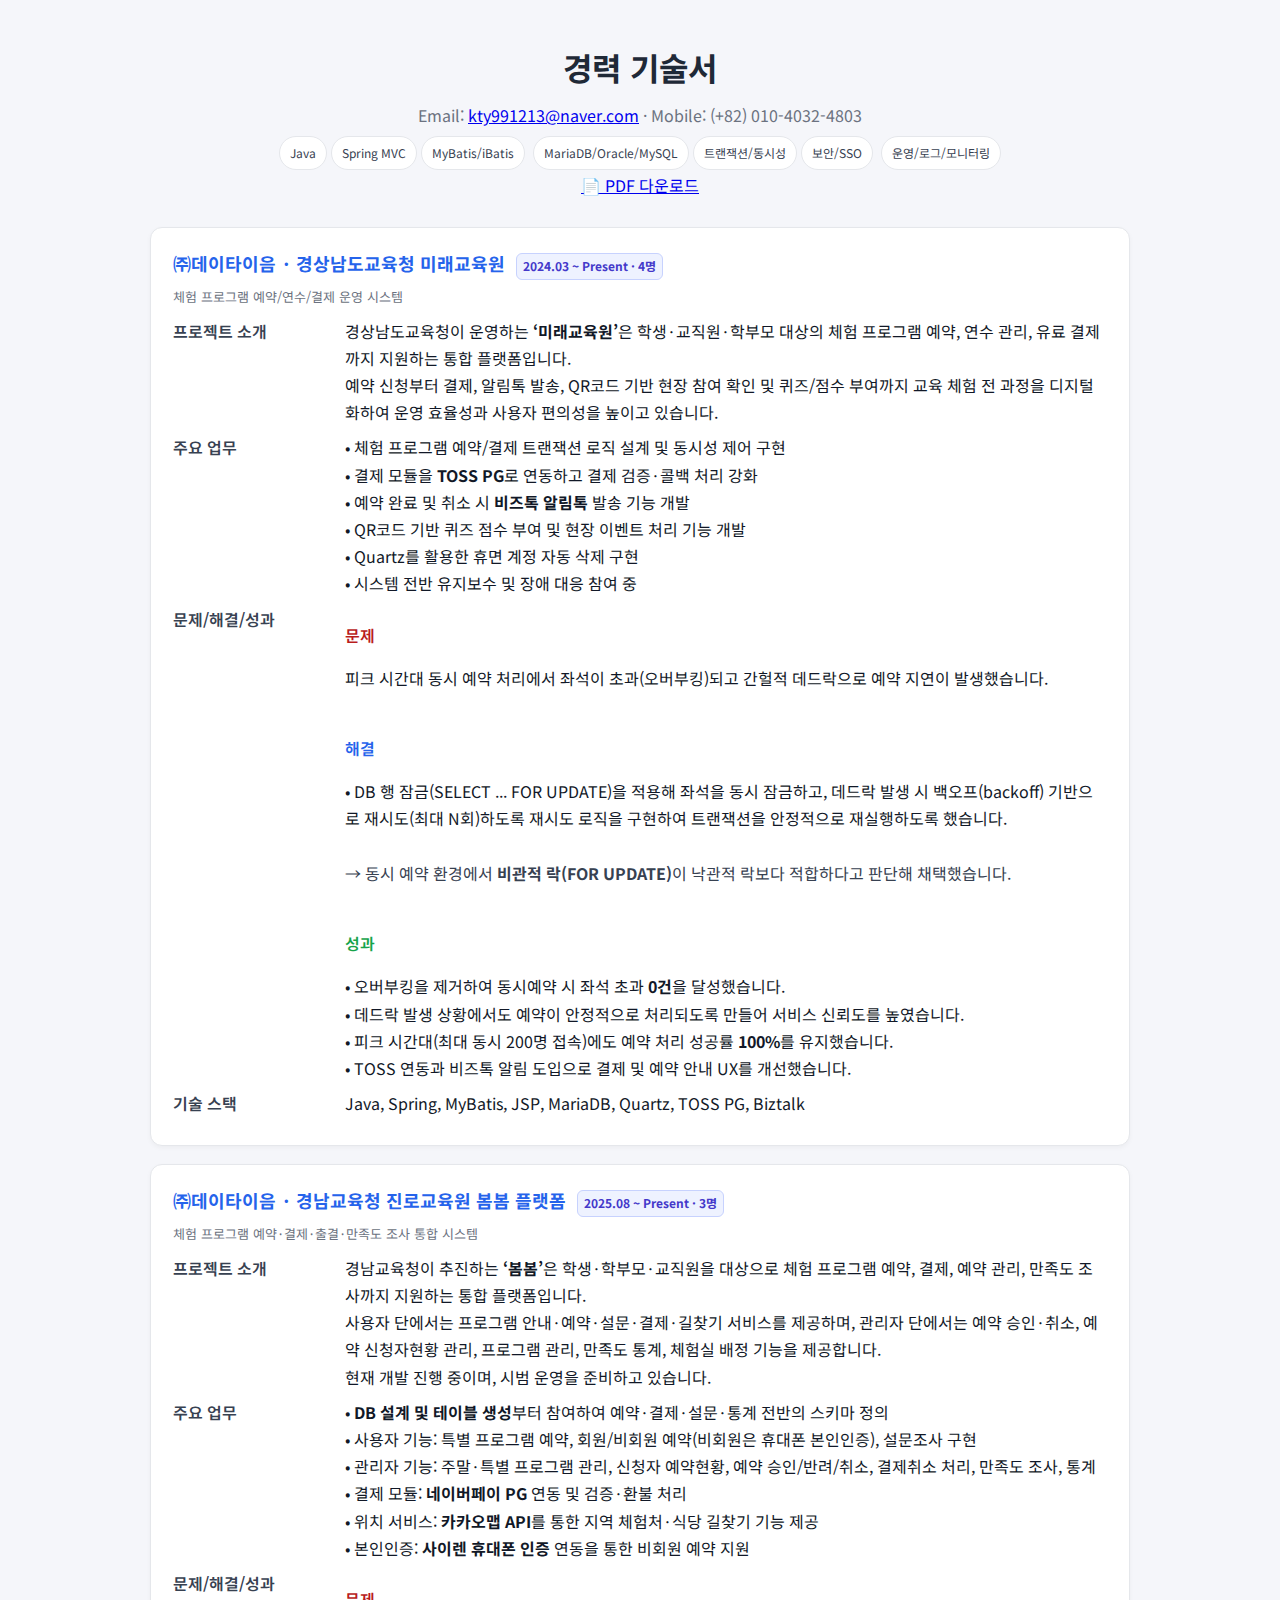
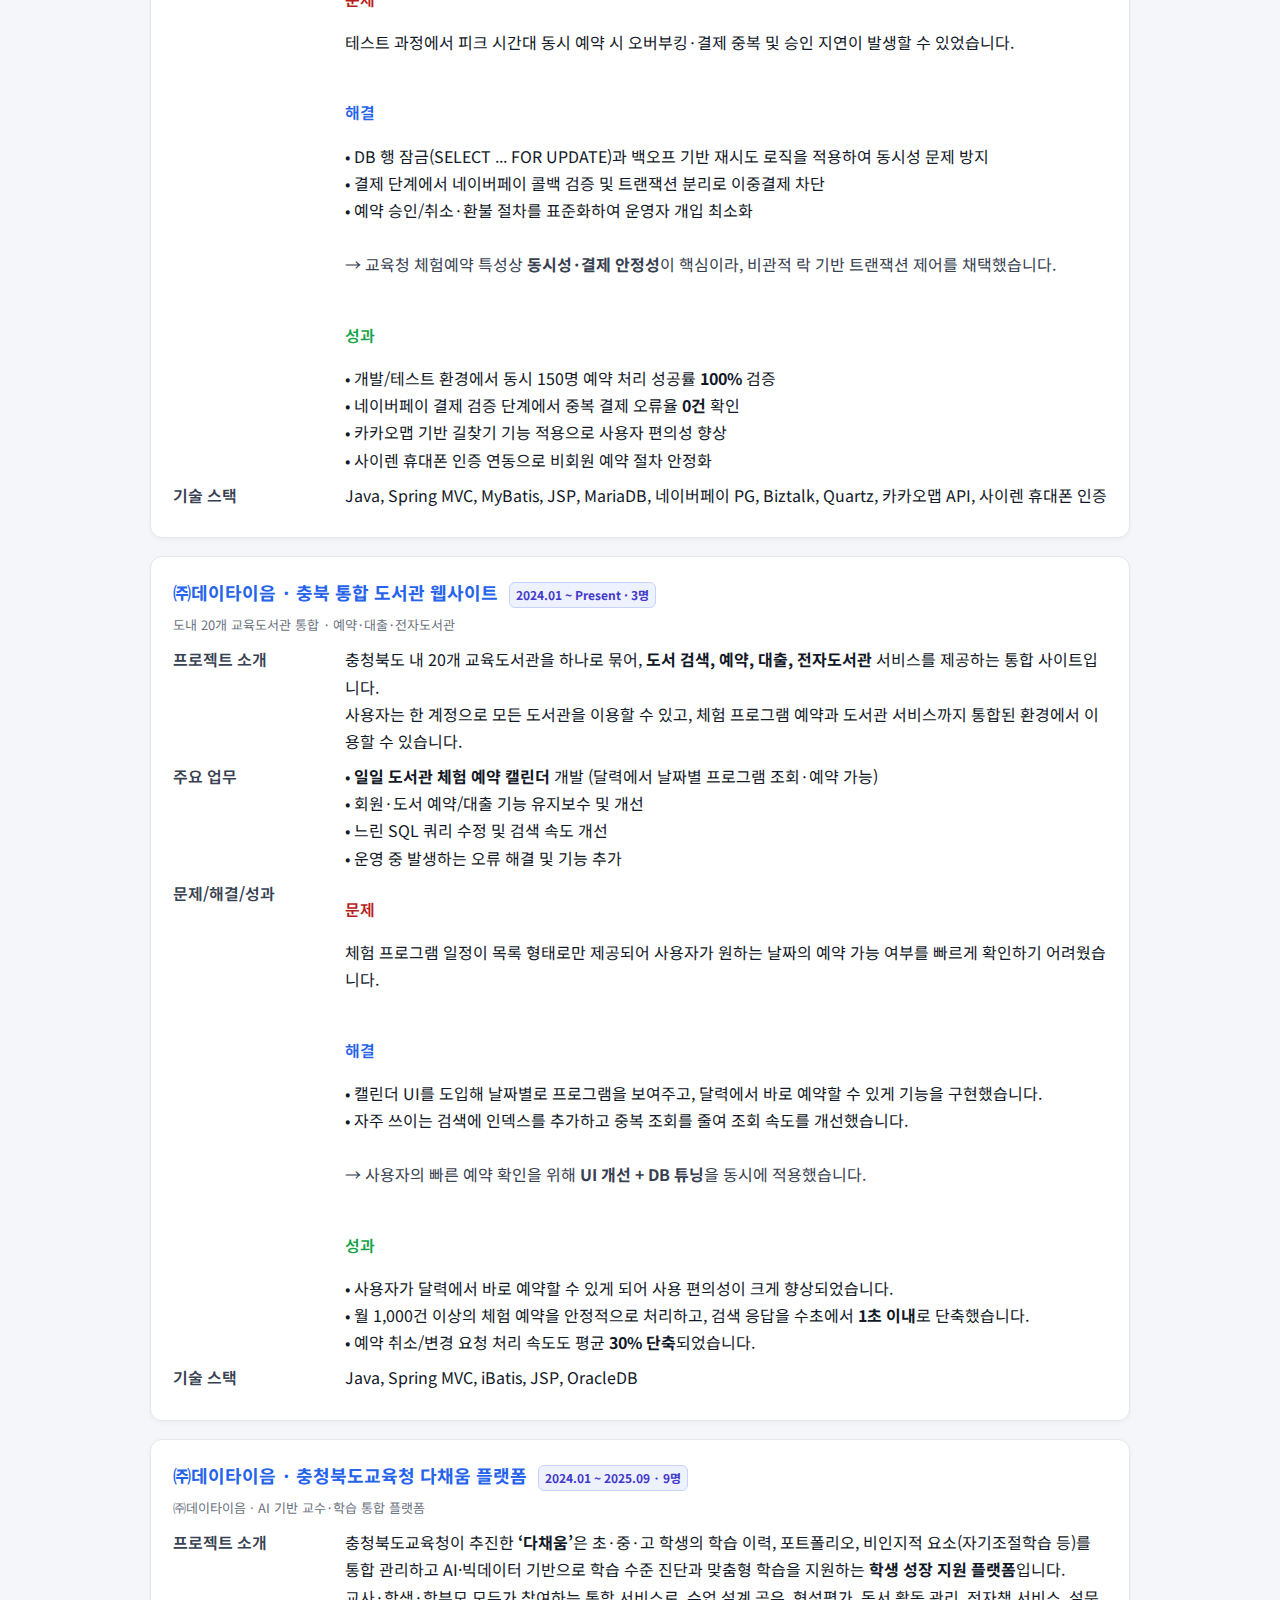
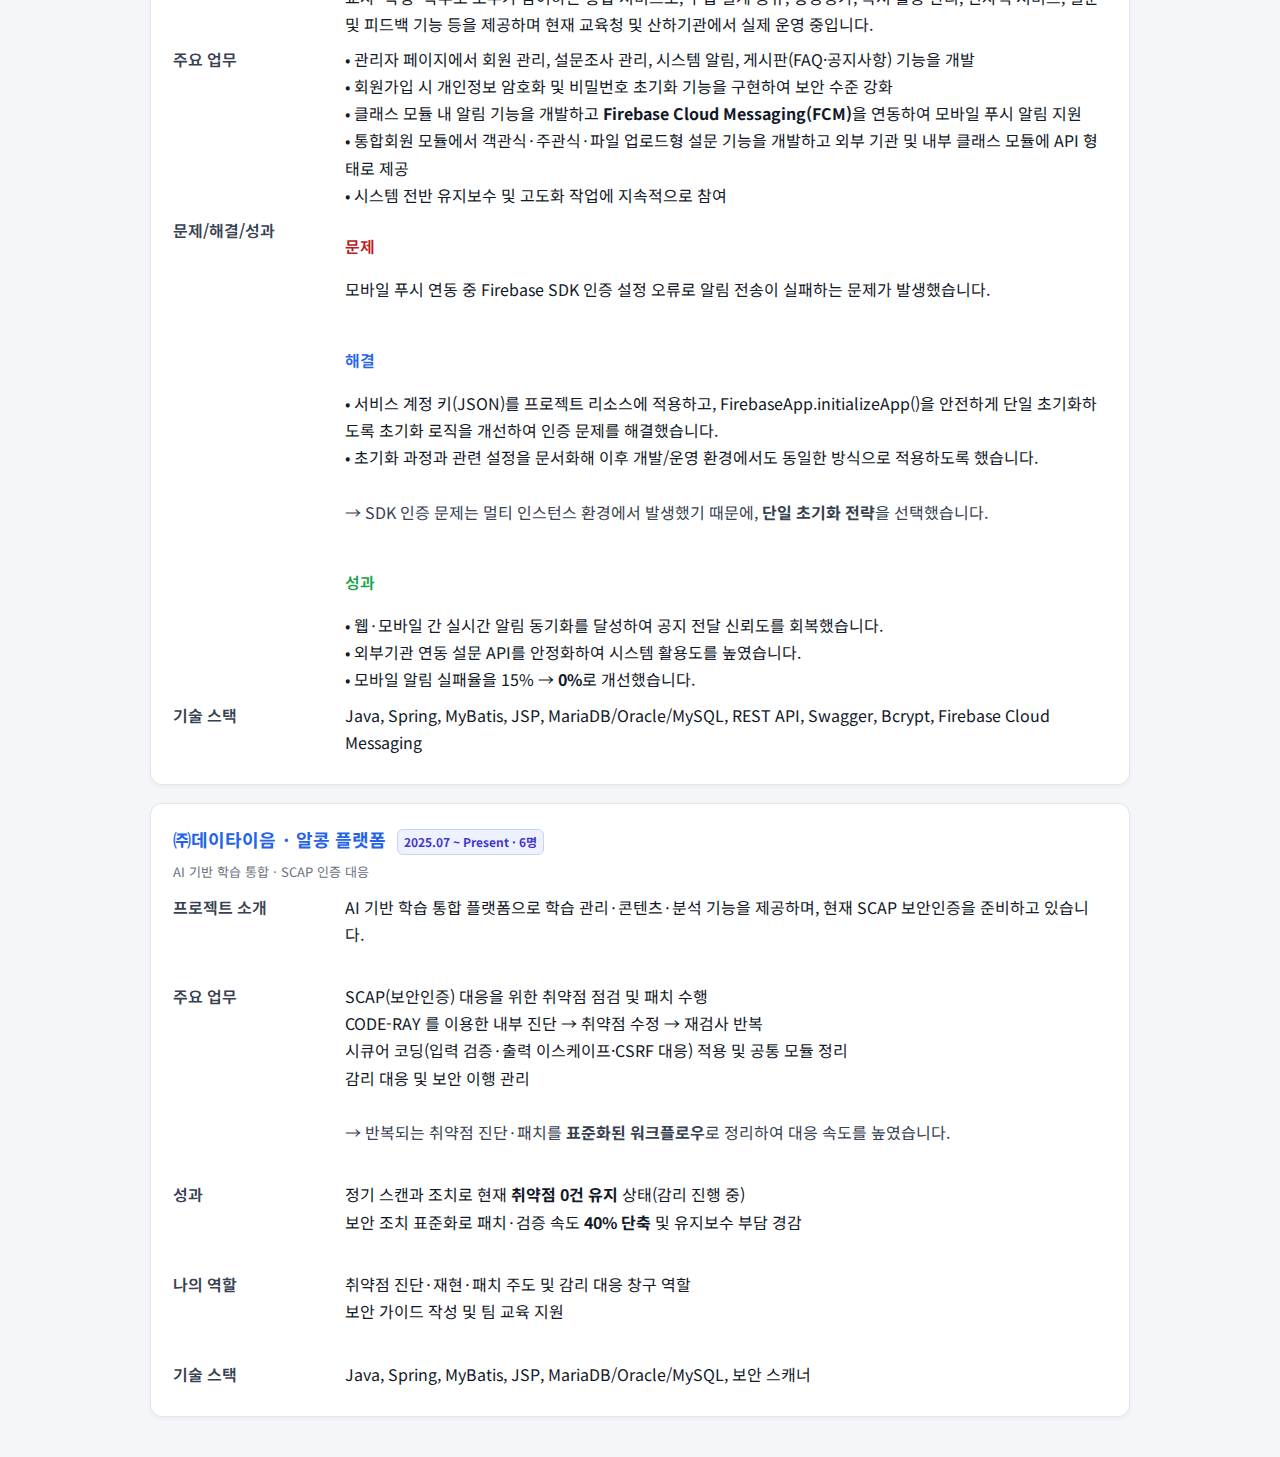
<file: index.html>
<!DOCTYPE html>
<html lang="ko">
<head>
  <meta charset="UTF-8" />
  <title>김태영 경력 기술서</title>
  <link href="https://fonts.googleapis.com/css2?family=Noto+Sans+KR:wght@400;600;700&display=swap" rel="stylesheet">
  <style>
    :root{
      --ink:#1f2937; --muted:#6b7280; --brand:#2563eb; --bg:#f5f6fa; --card:#ffffff; --ok:#16a34a; --warn:#d97706;
    }
    html,body{margin:0;padding:0;background:var(--bg);color:var(--ink);font-family:'Noto Sans KR',sans-serif;line-height:1.7}
    .wrap{max-width:980px;margin:40px auto;padding:0 20px}
    header{text-align:center;margin-bottom:28px}
    header h1{margin:0 0 8px;font-weight:700}
    header p{margin:4px 0;color:var(--muted)}
    .chip{display:inline-block;padding:6px 10px;border:1px solid #e5e7eb;border-radius:999px;background:#fff;color:#374151;font-size:12px;margin:2px}
    .section-title{font-size:20px;margin:28px 0 12px;font-weight:700;color:#111827}
    .card{background:var(--card);border:1px solid #e5e7eb;border-radius:12px;padding:20px 22px;margin:18px 0;box-shadow:0 2px 5px rgba(0,0,0,.04)}
    .proj h2{margin:0 0 6px;font-size:18px;color:var(--brand)}
    .meta{font-size:13px;color:var(--muted);margin-bottom:10px}
    .row{display:grid;grid-template-columns:160px 1fr;gap:12px;margin:8px 0}
    .row .k{font-weight:600;color:#374151}
    .row .v{color:#111827}
    ul.tight{margin:6px 0 0 18px}
    ul.tight li{margin:2px 0}
    .badge{display:inline-block;background:#eef2ff;color:#4338ca;border:1px solid #c7d2fe;border-radius:6px;padding:2px 6px;font-size:12px;margin-left:6px}
    .problem{color:#b91c1c;font-weight:600}
    .solution{color:#2563eb;font-weight:600}
    .result{color:#16a34a;font-weight:600}
    .page-break{break-before:page}
    @media print{
      body{background:#fff}
      .card{box-shadow:none}
      .page-break{break-before:page}
      a::after{content:" (" attr(href) ")";font-size:11px;color:#6b7280}
    }
  </style>
</head>
<body>

  <div class="wrap"> <!-- 상단 연락처 & 담당업무 요약-->
    <header>
      <h1>경력 기술서</h1>
      <p>Email: <a href="mailto:kty991213@naver.com">kty991213@naver.com</a> · Mobile: (+82) 010-4032-4803</p>
      <div> <span class="chip">Java</span><span class="chip">Spring MVC</span><span class="chip">MyBatis/iBatis</span>
        <span class="chip">MariaDB/Oracle/MySQL</span><span class="chip">트랜잭션/동시성</span><span class="chip">보안/SSO</span>
        <span class="chip">운영/로그/모니터링</span>
      </div>
    
      <a href="resume.pdf" class="download-btn" target="_blank">📄 PDF 다운로드</a>
    </header>

    <!-- 프로젝트: 미래교육원 -->
    <div class="card proj">
      <h2>㈜데이타이음 · 경상남도교육청 미래교육원 <span class="badge">2024.03 ~ Present · 4명</span></h2>
      <div class="meta">체험 프로그램 예약/연수/결제 운영 시스템</div>
      <div class="row">
        <div class="k">프로젝트 소개</div>
        <div class="v"> 경상남도교육청이 운영하는 <b>‘미래교육원’</b>은 학생·교직원·학부모 대상의 체험 프로그램 예약, 연수 관리, 유료 결제까지 지원하는 통합 플랫폼입니다.<br /> 예약
          신청부터 결제, 알림톡 발송, QR코드 기반 현장 참여 확인 및 퀴즈/점수 부여까지 교육 체험 전 과정을 디지털화하여 운영 효율성과 사용자 편의성을 높이고 있습니다. </div>
      </div>
      <div class="row">
        <div class="k">주요 업무</div>
        <div class="v"> • 체험 프로그램 예약/결제 트랜잭션 로직 설계 및 동시성 제어 구현<br /> • 결제 모듈을 <b>TOSS PG</b>로 연동하고 결제 검증·콜백 처리 강화<br /> •
          예약 완료 및 취소 시 <b>비즈톡 알림톡</b> 발송 기능 개발<br /> • QR코드 기반 퀴즈 점수 부여 및 현장 이벤트 처리 기능 개발<br /> • Quartz를 활용한 휴면 계정 자동 삭제
          구현<br /> • 시스템 전반 유지보수 및 장애 대응 참여 중 </div>
      </div>
      <div class="row">
        <div class="k">문제/해결/성과</div>
        <div class="v">
          <p class="problem">문제</p> 피크 시간대 동시 예약 처리에서 좌석이 초과(오버부킹)되고 간헐적 데드락으로 예약 지연이 발생했습니다.<br /><br />
          <p class="solution">해결</p> • DB 행 잠금(SELECT ... FOR UPDATE)을 적용해 좌석을 동시 잠금하고, 데드락 발생 시 백오프(backoff) 기반으로 재시도(최대
          N회)하도록 재시도 로직을 구현하여 트랜잭션을 안정적으로 재실행하도록 했습니다.<br /><br /> <span style="color:#374151">→ 동시 예약 환경에서 <b>비관적 락(FOR
              UPDATE)</b>이 낙관적 락보다 적합하다고 판단해 채택했습니다.</span><br /><br />
          <p class="result">성과</p> • 오버부킹을 제거하여 동시예약 시 좌석 초과 <b>0건</b>을 달성했습니다.<br /> • 데드락 발생 상황에서도 예약이 안정적으로 처리되도록 만들어
          서비스 신뢰도를 높였습니다.<br /> • 피크 시간대(최대 동시 200명 접속)에도 예약 처리 성공률 <b>100%</b>를 유지했습니다.<br /> • TOSS 연동과 비즈톡 알림 도입으로 결제 및
          예약 안내 UX를 개선했습니다.<br /> <!-- (면접 한줄 요약) FOR UPDATE + 백오프 재시도로 오버부킹을 근본 차단하고 안정성을 확보했습니다. -->
        </div>
      </div>
      <div class="row">
        <div class="k">기술 스택</div>
        <div class="v"> Java, Spring, MyBatis, JSP, MariaDB, Quartz, TOSS PG, Biztalk </div>
      </div>
    </div> 

    <!-- 프로젝트: 봄봄 -->
    <div class="card proj">
      <h2>㈜데이타이음 · 경남교육청 진로교육원 봄봄 플랫폼 <span class="badge">2025.08 ~ Present · 3명</span></h2>
      <div class="meta">체험 프로그램 예약·결제·출결·만족도 조사 통합 시스템</div>
      <div class="row">
        <div class="k">프로젝트 소개</div>
        <div class="v"> 경남교육청이 추진하는 <b>‘봄봄’</b>은 학생·학부모·교직원을 대상으로 체험 프로그램 예약, 결제, 예약 관리, 만족도 조사까지 지원하는 통합 플랫폼입니다.<br />
          사용자 단에서는 프로그램 안내·예약·설문·결제·길찾기 서비스를 제공하며, 관리자 단에서는 예약 승인·취소, 예약 신청자현황 관리, 프로그램 관리, 만족도 통계, 체험실 배정 기능을
          제공합니다.<br /> 현재 개발 진행 중이며, 시범 운영을 준비하고 있습니다. </div>
      </div>
      <div class="row">
        <div class="k">주요 업무</div>
        <div class="v"> • <b>DB 설계 및 테이블 생성</b>부터 참여하여 예약·결제·설문·통계 전반의 스키마 정의<br /> • 사용자 기능: 특별 프로그램 예약, 회원/비회원 예약(비회원은
          휴대폰 본인인증), 설문조사 구현<br /> • 관리자 기능: 주말·특별 프로그램 관리, 신청자 예약현황, 예약 승인/반려/취소, 결제취소 처리, 만족도 조사, 통계<br /> • 결제 모듈:
          <b>네이버페이 PG</b> 연동 및 검증·환불 처리<br /> • 위치 서비스: <b>카카오맵 API</b>를 통한 지역 체험처·식당 길찾기 기능 제공<br /> • 본인인증: <b>사이렌 휴대폰
            인증</b> 연동을 통한 비회원 예약 지원 </div>
      </div>
      <div class="row">
        <div class="k">문제/해결/성과</div>
        <div class="v">
          <p class="problem">문제</p> 테스트 과정에서 피크 시간대 동시 예약 시 오버부킹·결제 중복 및 승인 지연이 발생할 수 있었습니다.<br /><br />
          <p class="solution">해결</p> • DB 행 잠금(SELECT ... FOR UPDATE)과 백오프 기반 재시도 로직을 적용하여 동시성 문제 방지<br /> • 결제 단계에서 네이버페이
          콜백 검증 및 트랜잭션 분리로 이중결제 차단<br /> • 예약 승인/취소·환불 절차를 표준화하여 운영자 개입 최소화<br /><br /> <span style="color:#374151">→ 교육청
            체험예약 특성상 <b>동시성·결제 안정성</b>이 핵심이라, 비관적 락 기반 트랜잭션 제어를 채택했습니다.</span><br /><br />
          <p class="result">성과</p> • 개발/테스트 환경에서 동시 150명 예약 처리 성공률 <b>100%</b> 검증<br /> • 네이버페이 결제 검증 단계에서 중복 결제 오류율
          <b>0건</b> 확인<br /> • 카카오맵 기반 길찾기 기능 적용으로 사용자 편의성 향상<br /> • 사이렌 휴대폰 인증 연동으로 비회원 예약 절차 안정화<br />
          <!-- (면접 한줄 요약) DB 락 + 네이버페이 검증 로직으로 동시 예약과 결제 오류를 근본적으로 차단하고, 사용자 편의 기능까지 통합했습니다. -->
        </div>
      </div>
      <div class="row">
        <div class="k">기술 스택</div>
        <div class="v"> Java, Spring MVC, MyBatis, JSP, MariaDB, 네이버페이 PG, Biztalk, Quartz, 카카오맵 API, 사이렌 휴대폰 인증 </div>
      </div>
    </div>


    <!-- 프로젝트: 충북 통합 도서관 -->
    <div class="card proj">
      <h2>㈜데이타이음 · 충북 통합 도서관 웹사이트 <span class="badge">2024.01 ~ Present · 3명</span></h2>
      <div class="meta">도내 20개 교육도서관 통합 · 예약·대출·전자도서관</div>
      <div class="row">
        <div class="k">프로젝트 소개</div>
        <div class="v"> 충청북도 내 20개 교육도서관을 하나로 묶어, <b>도서 검색, 예약, 대출, 전자도서관</b> 서비스를 제공하는 통합 사이트입니다.<br /> 사용자는 한 계정으로 모든
          도서관을 이용할 수 있고, 체험 프로그램 예약과 도서관 서비스까지 통합된 환경에서 이용할 수 있습니다. </div>
      </div>
      <div class="row">
        <div class="k">주요 업무</div>
        <div class="v"> • <b>일일 도서관 체험 예약 캘린더</b> 개발 (달력에서 날짜별 프로그램 조회·예약 가능)<br /> • 회원·도서 예약/대출 기능 유지보수 및 개선<br /> • 느린
          SQL 쿼리 수정 및 검색 속도 개선<br /> • 운영 중 발생하는 오류 해결 및 기능 추가 </div>
      </div>
      <div class="row">
        <div class="k">문제/해결/성과</div>
        <div class="v">
          <p class="problem">문제</p> 체험 프로그램 일정이 목록 형태로만 제공되어 사용자가 원하는 날짜의 예약 가능 여부를 빠르게 확인하기 어려웠습니다.<br /><br />
          <p class="solution">해결</p> • 캘린더 UI를 도입해 날짜별로 프로그램을 보여주고, 달력에서 바로 예약할 수 있게 기능을 구현했습니다.<br /> • 자주 쓰이는 검색에 인덱스를
          추가하고 중복 조회를 줄여 조회 속도를 개선했습니다.<br /><br /> <span style="color:#374151">→ 사용자의 빠른 예약 확인을 위해 <b>UI 개선 + DB 튜닝</b>을
            동시에 적용했습니다.</span><br /><br />
          <p class="result">성과</p> • 사용자가 달력에서 바로 예약할 수 있게 되어 사용 편의성이 크게 향상되었습니다.<br /> • 월 1,000건 이상의 체험 예약을 안정적으로 처리하고,
          검색 응답을 수초에서 <b>1초 이내</b>로 단축했습니다.<br /> • 예약 취소/변경 요청 처리 속도도 평균 <b>30% 단축</b>되었습니다.<br />
          <!-- (면접 한줄 요약) 캘린더형 예약과 SQL 튜닝으로 UX와 성능을 동시에 개선했습니다. -->
        </div>
      </div>
      <div class="row">
        <div class="k">기술 스택</div>
        <div class="v"> Java, Spring MVC, iBatis, JSP, OracleDB </div>
      </div>
    </div>


     <!-- 프로젝트: 다채움 -->
    <div class="card proj">
      <h2>㈜데이타이음 · 충청북도교육청 다채움 플랫폼 <span class="badge">2024.01 ~ 2025.09 · 9명</span></h2>
      <div class="meta">㈜데이타이음 · AI 기반 교수·학습 통합 플랫폼</div>
      <div class="row">
        <div class="k">프로젝트 소개</div>
        <div class="v"> 충청북도교육청이 추진한 <b>‘다채움’</b>은 초·중·고 학생의 학습 이력, 포트폴리오, 비인지적 요소(자기조절학습 등)를 통합 관리하고 AI·빅데이터 기반으로 학습 수준
          진단과 맞춤형 학습을 지원하는 <b>학생 성장 지원 플랫폼</b>입니다.<br /> 교사·학생·학부모 모두가 참여하는 통합 서비스로, 수업 설계 공유, 형성평가, 독서 활동 관리, 전자책 서비스, 설문
          및 피드백 기능 등을 제공하며 현재 교육청 및 산하기관에서 실제 운영 중입니다. </div>
      </div>
      <div class="row">
        <div class="k">주요 업무</div>
        <div class="v"> • 관리자 페이지에서 회원 관리, 설문조사 관리, 시스템 알림, 게시판(FAQ·공지사항) 기능을 개발<br /> • 회원가입 시 개인정보 암호화 및 비밀번호 초기화 기능을
          구현하여 보안 수준 강화<br /> • 클래스 모듈 내 알림 기능을 개발하고 <b>Firebase Cloud Messaging(FCM)</b>을 연동하여 모바일 푸시 알림 지원<br /> • 통합회원
          모듈에서 객관식·주관식·파일 업로드형 설문 기능을 개발하고 외부 기관 및 내부 클래스 모듈에 API 형태로 제공<br /> • 시스템 전반 유지보수 및 고도화 작업에 지속적으로 참여 </div>
      </div>
      <div class="row">
        <div class="k">문제/해결/성과</div>
        <div class="v">
          <p class="problem">문제</p> 모바일 푸시 연동 중 Firebase SDK 인증 설정 오류로 알림 전송이 실패하는 문제가 발생했습니다.<br /><br />
          <p class="solution">해결</p> • 서비스 계정 키(JSON)를 프로젝트 리소스에 적용하고, FirebaseApp.initializeApp()을 안전하게 단일 초기화하도록 초기화 로직을
          개선하여 인증 문제를 해결했습니다.<br /> • 초기화 과정과 관련 설정을 문서화해 이후 개발/운영 환경에서도 동일한 방식으로 적용하도록 했습니다.<br /><br /> <span
            style="color:#374151">→ SDK 인증 문제는 멀티 인스턴스 환경에서 발생했기 때문에, <b>단일 초기화 전략</b>을 선택했습니다.</span><br /><br />
          <p class="result">성과</p> • 웹·모바일 간 실시간 알림 동기화를 달성하여 공지 전달 신뢰도를 회복했습니다.<br /> • 외부기관 연동 설문 API를 안정화하여 시스템 활용도를
          높였습니다.<br /> • 모바일 알림 실패율을 15% → <b>0%</b>로 개선했습니다.<br />
          <!-- (면접 한줄 요약) Firebase 인증 문제를 단일 초기화 전략으로 해결하고 설문 API 연동 안정화까지 달성했습니다. -->
        </div>
      </div>
      <div class="row">
        <div class="k">기술 스택</div>
        <div class="v"> Java, Spring, MyBatis, JSP, MariaDB/Oracle/MySQL, REST API, Swagger, Bcrypt, Firebase Cloud
          Messaging </div>
      </div>
    </div>


     <!-- 프로젝트: 알콩 (간단 버전) -->
    <div class="card proj">
      <h2>㈜데이타이음 · 알콩 플랫폼 <span class="badge">2025.07 ~ Present · 6명</span></h2>
      <div class="meta">AI 기반 학습 통합 · SCAP 인증 대응</div>
      <div class="row">
        <div class="k">프로젝트 소개</div>
        <div class="v"> AI 기반 학습 통합 플랫폼으로 학습 관리·콘텐츠·분석 기능을 제공하며, 현재 SCAP 보안인증을 준비하고 있습니다. <br /><br /> </div>
      </div>
      <div class="row">
        <div class="k">주요 업무</div>
        <div class="v"> SCAP(보안인증) 대응을 위한 취약점 점검 및 패치 수행<br /> CODE-RAY 를 이용한 내부 진단 → 취약점 수정 → 재검사 반복<br /> 시큐어 코딩(입력
          검증·출력 이스케이프·CSRF 대응) 적용 및 공통 모듈 정리<br /> 감리 대응 및 보안 이행 관리<br /><br /> <span style="color:#374151">→ 반복되는 취약점
            진단·패치를 <b>표준화된 워크플로우</b>로 정리하여 대응 속도를 높였습니다.</span><br /><br /> </div>
      </div>
      <div class="row">
        <div class="k">성과</div>
        <div class="v"> 정기 스캔과 조치로 현재 <b>취약점 0건 유지</b> 상태(감리 진행 중)<br /> 보안 조치 표준화로 패치·검증 속도 <b>40% 단축</b> 및 유지보수 부담
          경감<br /><br /> <!-- (면접 한줄 요약) 보안 진단·패치 과정을 표준화하여 취약점 0건과 감리 대응 신뢰성을 확보했습니다. --> </div>
      </div>
      <div class="row">
        <div class="k">나의 역할</div>
        <div class="v"> 취약점 진단·재현·패치 주도 및 감리 대응 창구 역할<br /> 보안 가이드 작성 및 팀 교육 지원 <br /><br /> </div>
      </div>
      <div class="row">
        <div class="k">기술 스택</div>
        <div class="v">Java, Spring, MyBatis, JSP, MariaDB/Oracle/MySQL, 보안 스캐너</div>
      </div>
    </div> 


    


  </div>


</body>
</html>
</file>
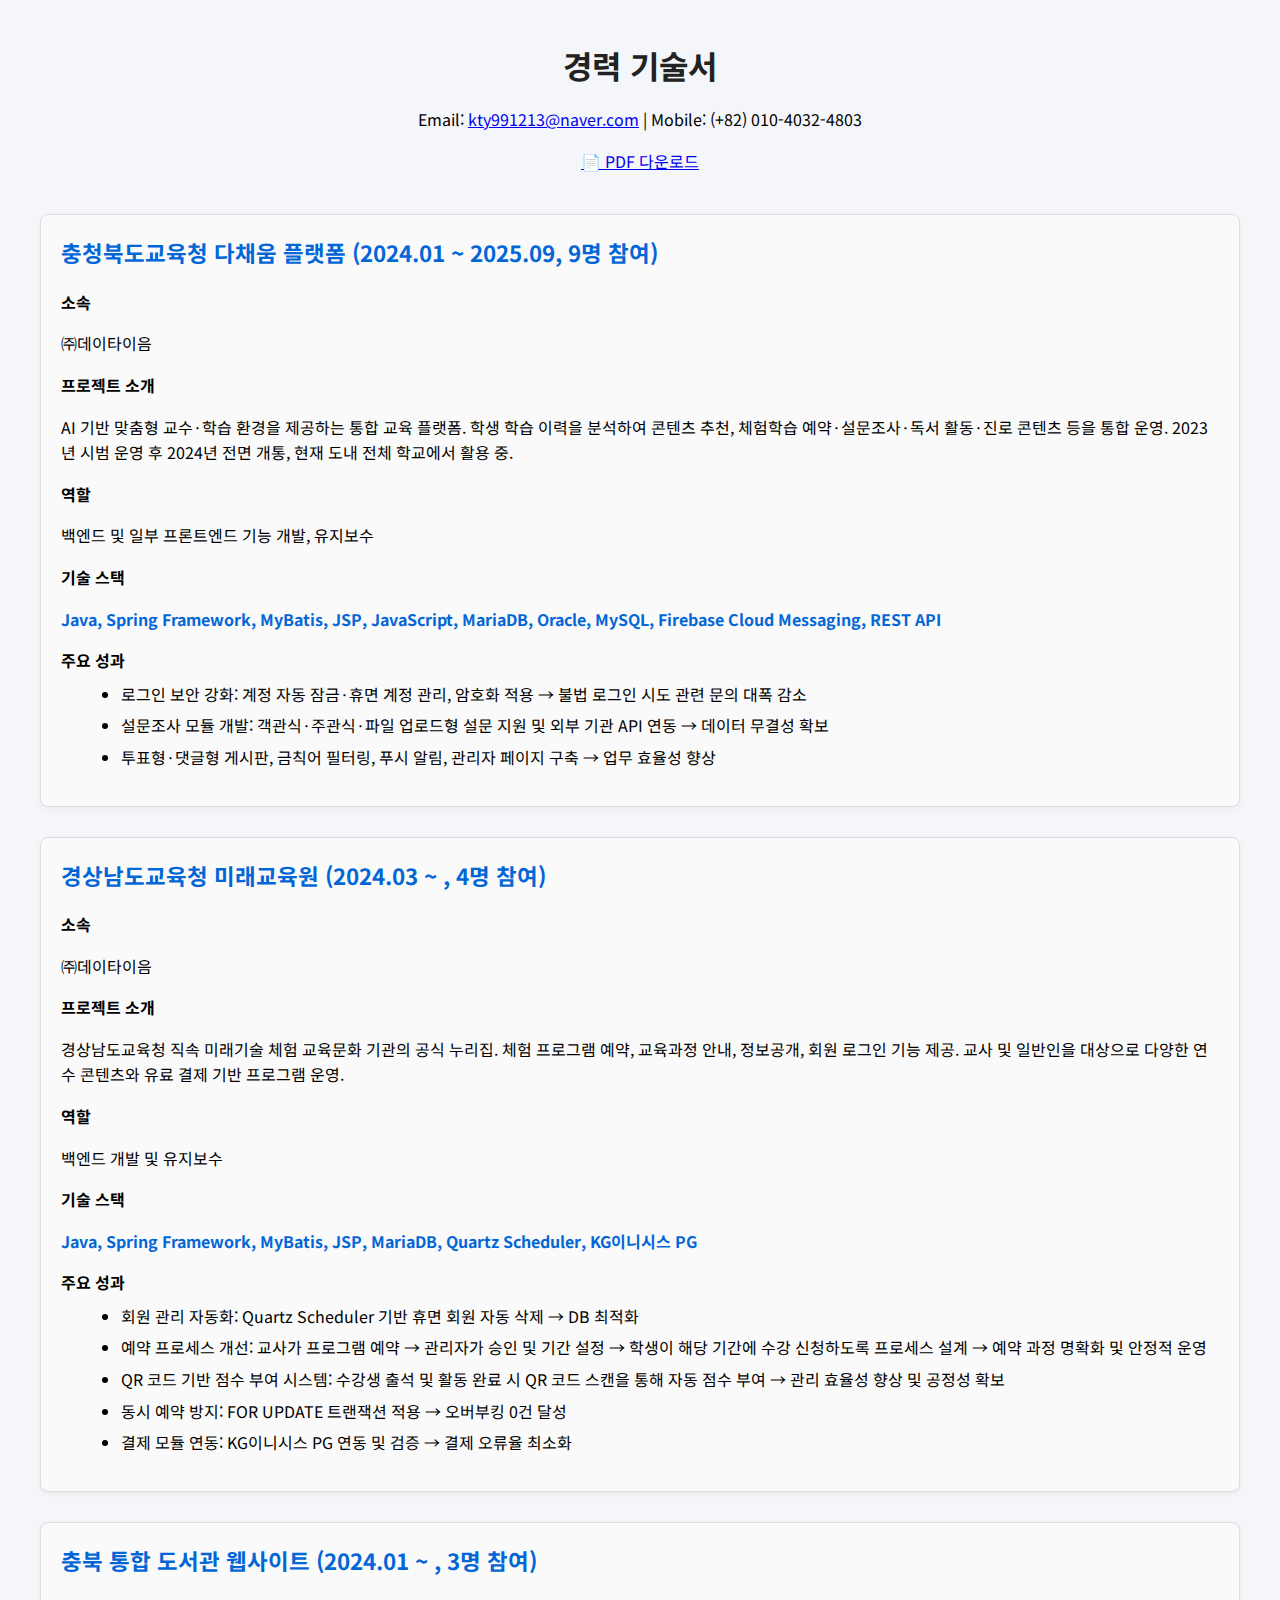
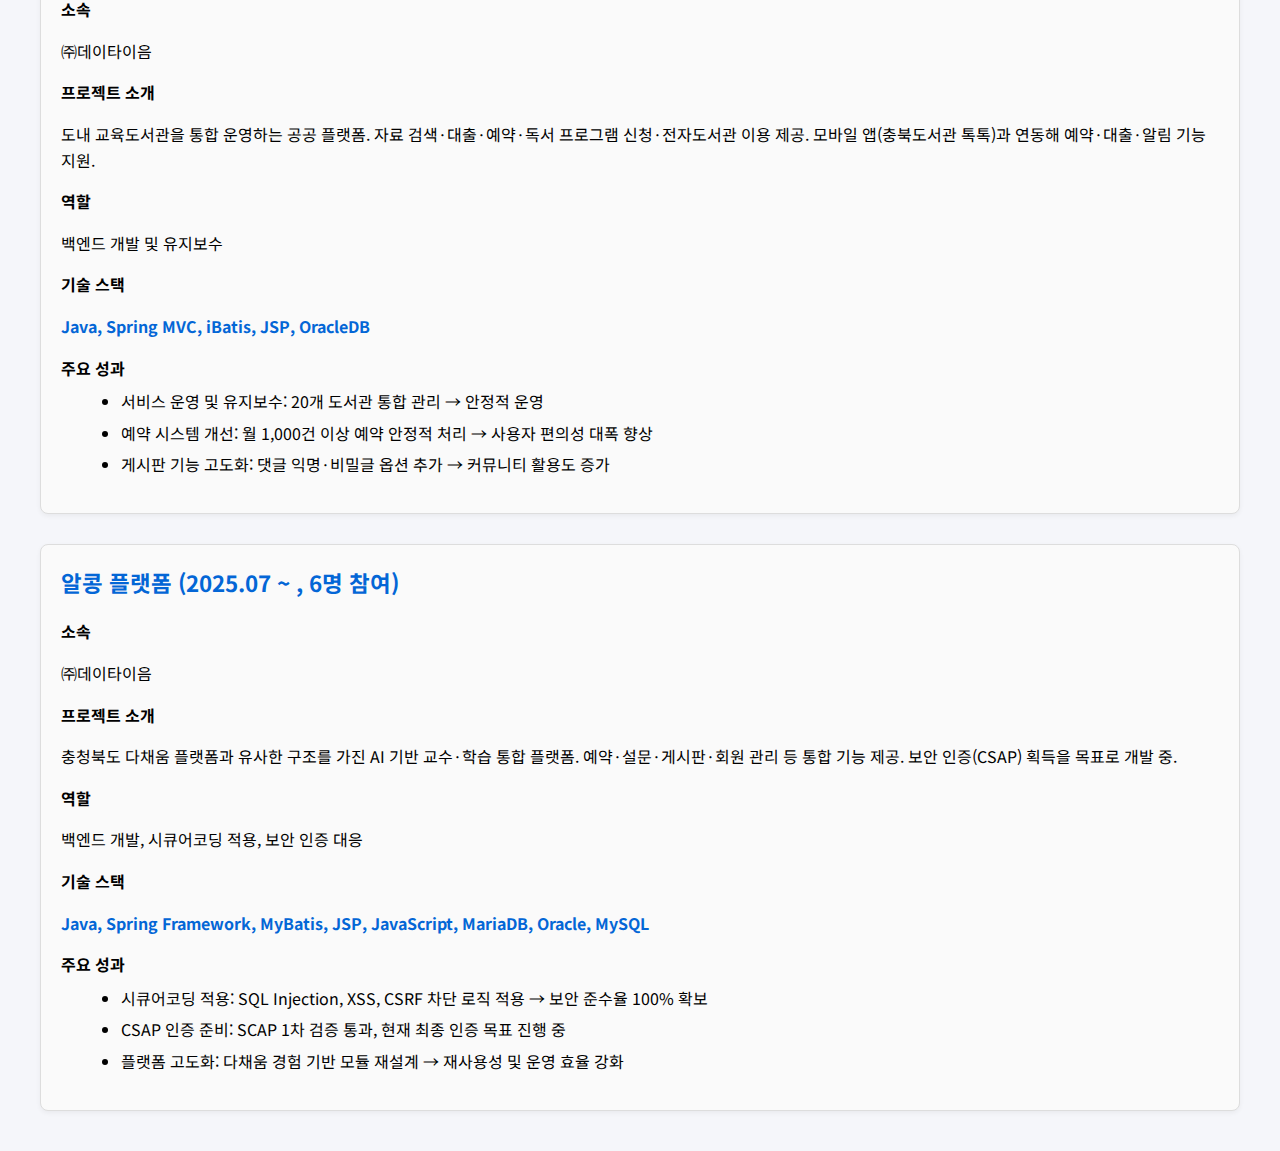
<file: index_back.html>
<!DOCTYPE html>
<html lang="ko">
<head>
  <meta charset="UTF-8">
  <title>경력 기술서</title>
  <link href="https://fonts.googleapis.com/css2?family=Noto+Sans+KR&display=swap" rel="stylesheet">
  <style>
    body { font-family: 'Noto Sans KR', sans-serif; margin: 40px; line-height: 1.6; background: #f5f6fa; }
    h1, h2, h3 { color: #222; }
    header { text-align:center; margin-bottom:40px; }
    header h1 { margin-bottom:10px; }
    .project {
      margin-bottom: 30px;
      padding: 25px;
      border: 1px solid #ddd;
      border-radius: 10px;
      background: #fff;
      box-shadow: 0 2px 5px rgba(0,0,0,0.05);
    }
    .project h2 {
      margin-top: 0;
      font-size: 1.4em;
      color: #0366d6;
    }
    .sub-title { font-weight: bold; margin-top: 12px; display: block; }
    .tech { color: #0366d6; font-weight: bold; }
    ul { margin: 8px 0 15px 20px; }
    ul li { margin-bottom: 6px; }

        .project {
  margin-bottom: 30px;
  padding: 20px;
  border: 1px solid #ddd;
  border-radius: 8px;
  background: #fafafa;
}

.subproject h3 {
  margin-top: 15px;
  color: #444;
}

  </style>
</head>
<body>

<header>
  <h1>경력 기술서</h1>
  <p>Email: <a href="mailto:kty991213@naver.com">kty991213@naver.com</a> | 
     Mobile: (+82) 010-4032-4803</p>

     <a href="resume.pdf" class="download-btn" target="_blank">📄 PDF 다운로드</a>
</header>



<!-- 다채움 -->
<div class="project">
  <h2>충청북도교육청 다채움 플랫폼 (2024.01 ~ 2025.09, 9명 참여)</h2>
  <span class="sub-title">소속</span>
  <p>㈜데이타이음</p>
  <span class="sub-title">프로젝트 소개</span>
  <p>AI 기반 맞춤형 교수·학습 환경을 제공하는 통합 교육 플랫폼. 학생 학습 이력을 분석하여 콘텐츠 추천, 체험학습 예약·설문조사·독서 활동·진로 콘텐츠 등을 통합 운영. 2023년 시범 운영 후 2024년 전면 개통, 현재 도내 전체 학교에서 활용 중.</p>
  <span class="sub-title">역할</span>
  <p>백엔드 및 일부 프론트엔드 기능 개발, 유지보수</p>
  <span class="sub-title">기술 스택</span>
  <p class="tech">Java, Spring Framework, MyBatis, JSP, JavaScript, MariaDB, Oracle, MySQL, Firebase Cloud Messaging, REST API</p>
  <span class="sub-title">주요 성과</span>
  <ul>
    <li>로그인 보안 강화: 계정 자동 잠금·휴면 계정 관리, 암호화 적용 → 불법 로그인 시도 관련 문의 대폭 감소</li>
    <li>설문조사 모듈 개발: 객관식·주관식·파일 업로드형 설문 지원 및 외부 기관 API 연동 → 데이터 무결성 확보</li>
    <li>투표형·댓글형 게시판, 금칙어 필터링, 푸시 알림, 관리자 페이지 구축 → 업무 효율성 향상</li>
  </ul>
</div>

<!-- 미래교육원 -->
<div class="project">
  <h2>경상남도교육청 미래교육원 (2024.03 ~ , 4명 참여)</h2>
  <span class="sub-title">소속</span>
  <p>㈜데이타이음</p>
  <span class="sub-title">프로젝트 소개</span>
  <p>경상남도교육청 직속 미래기술 체험 교육문화 기관의 공식 누리집. 체험 프로그램 예약, 교육과정 안내, 정보공개, 회원 로그인 기능 제공. 교사 및 일반인을 대상으로 다양한 연수 콘텐츠와 유료 결제 기반 프로그램 운영.</p>
  <span class="sub-title">역할</span>
  <p>백엔드 개발 및 유지보수</p>
  <span class="sub-title">기술 스택</span>
  <p class="tech">Java, Spring Framework, MyBatis, JSP, MariaDB, Quartz Scheduler, KG이니시스 PG</p>
  <span class="sub-title">주요 성과</span>
  <ul>
    <li>회원 관리 자동화: Quartz Scheduler 기반 휴면 회원 자동 삭제 → DB 최적화</li>
    <li>예약 프로세스 개선: 교사가 프로그램 예약 → 관리자가 승인 및 기간 설정 → 학생이 해당 기간에 수강 신청하도록 프로세스 설계 → 예약 과정 명확화 및 안정적 운영</li>
    <li>QR 코드 기반 점수 부여 시스템: 수강생 출석 및 활동 완료 시 QR 코드 스캔을 통해 자동 점수 부여 → 관리 효율성 향상 및 공정성 확보</li>
    <li>동시 예약 방지: FOR UPDATE 트랜잭션 적용 → 오버부킹 0건 달성</li>
    <li>결제 모듈 연동: KG이니시스 PG 연동 및 검증 → 결제 오류율 최소화</li>
  </ul>
</div>

<!-- 충북 통합 도서관 -->
<div class="project">
  <h2>충북 통합 도서관 웹사이트 (2024.01 ~ , 3명 참여)</h2>
  <span class="sub-title">소속</span>
  <p>㈜데이타이음</p>
  <span class="sub-title">프로젝트 소개</span>
  <p>도내 교육도서관을 통합 운영하는 공공 플랫폼. 자료 검색·대출·예약·독서 프로그램 신청·전자도서관 이용 제공. 모바일 앱(충북도서관 톡톡)과 연동해 예약·대출·알림 기능 지원.</p>
  <span class="sub-title">역할</span>
  <p>백엔드 개발 및 유지보수</p>
  <span class="sub-title">기술 스택</span>
  <p class="tech">Java, Spring MVC, iBatis, JSP, OracleDB</p>
  <span class="sub-title">주요 성과</span>
  <ul>
    <li>서비스 운영 및 유지보수: 20개 도서관 통합 관리 → 안정적 운영</li>
    <li>예약 시스템 개선: 월 1,000건 이상 예약 안정적 처리 → 사용자 편의성 대폭 향상</li>
    <li>게시판 기능 고도화: 댓글 익명·비밀글 옵션 추가 → 커뮤니티 활용도 증가</li>
  </ul>
</div>

<!-- 알콩 -->
<div class="project">
  <h2>알콩 플랫폼 (2025.07 ~ , 6명 참여)</h2>
  <span class="sub-title">소속</span>
  <p>㈜데이타이음</p>
  <span class="sub-title">프로젝트 소개</span>
  <p>충청북도 다채움 플랫폼과 유사한 구조를 가진 AI 기반 교수·학습 통합 플랫폼. 예약·설문·게시판·회원 관리 등 통합 기능 제공. 보안 인증(CSAP) 획득을 목표로 개발 중.</p>
  <span class="sub-title">역할</span>
  <p>백엔드 개발, 시큐어코딩 적용, 보안 인증 대응</p>
  <span class="sub-title">기술 스택</span>
  <p class="tech">Java, Spring Framework, MyBatis, JSP, JavaScript, MariaDB, Oracle, MySQL</p>
  <span class="sub-title">주요 성과</span>
  <ul>
    <li>시큐어코딩 적용: SQL Injection, XSS, CSRF 차단 로직 적용 → 보안 준수율 100% 확보</li>
    <li>CSAP 인증 준비: SCAP 1차 검증 통과, 현재 최종 인증 목표 진행 중</li>
    <li>플랫폼 고도화: 다채움 경험 기반 모듈 재설계 → 재사용성 및 운영 효율 강화</li>
  </ul>
</div>

</body>
</html>
</file>
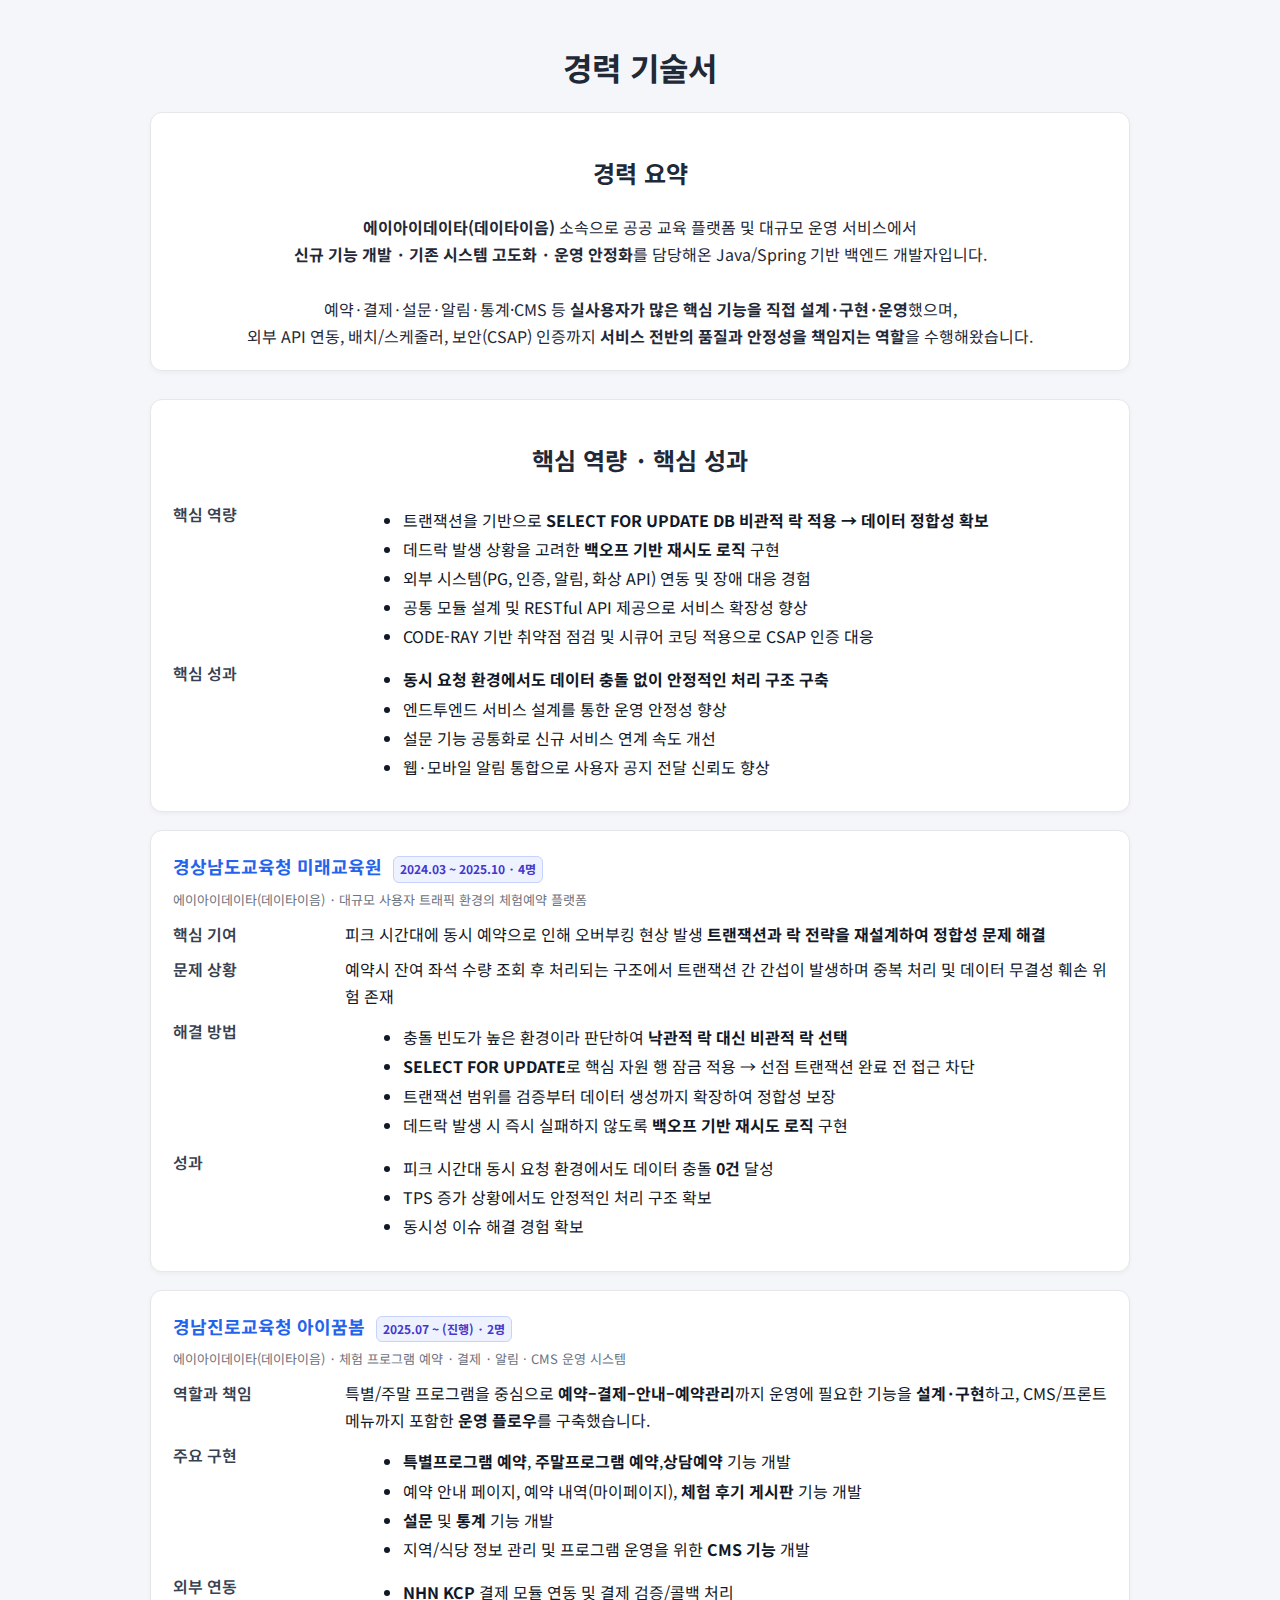
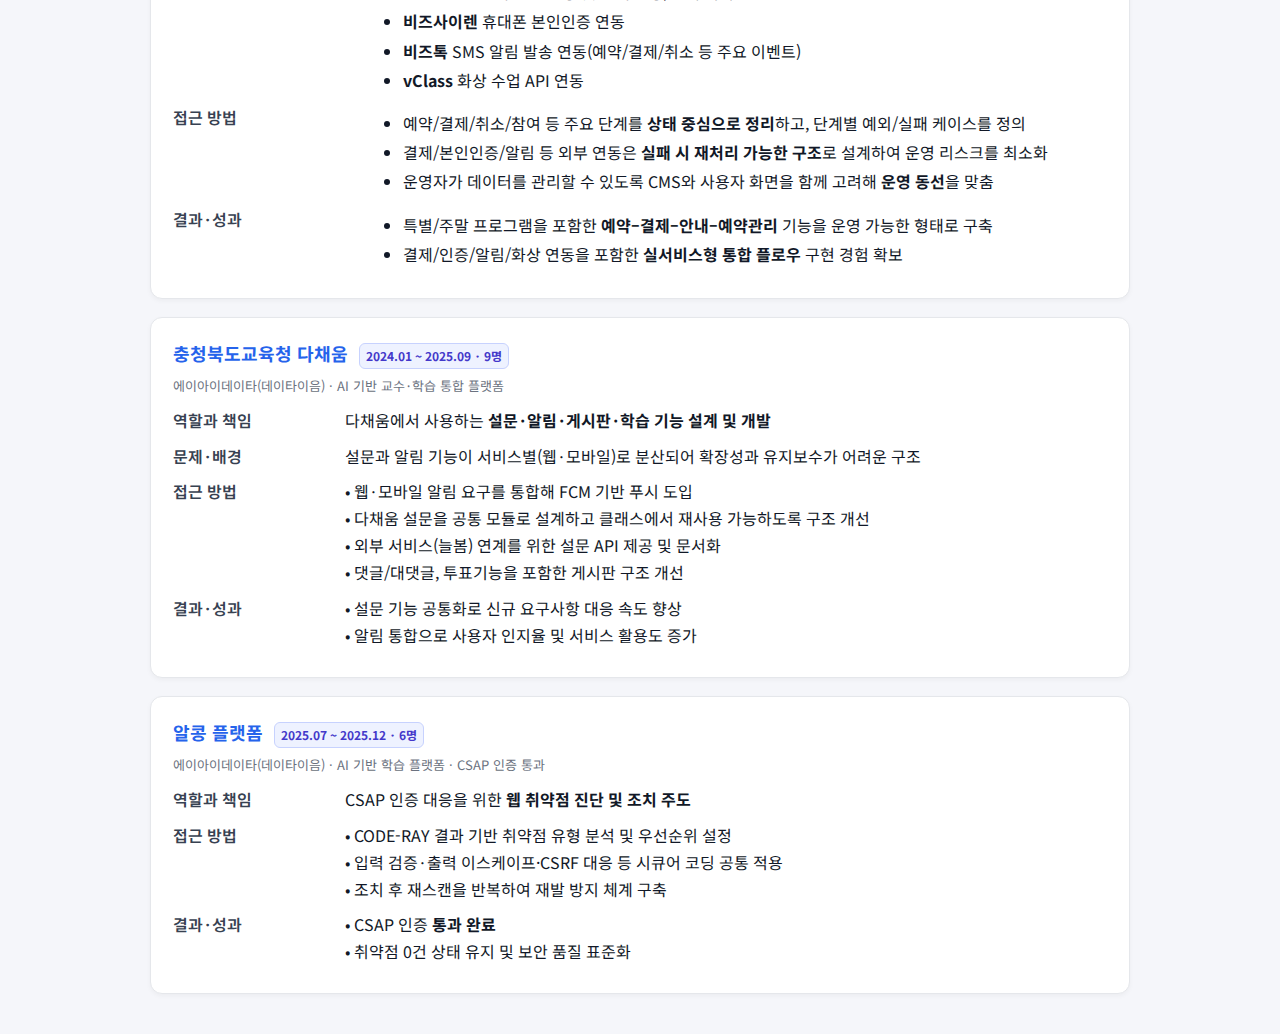
<file: resume.html>
<!DOCTYPE html>
<html lang="ko">
<head>
  <meta charset="UTF-8" />
  <title>경력 기술서</title>
  <link href="https://fonts.googleapis.com/css2?family=Noto+Sans+KR:wght@400;600;700&display=swap" rel="stylesheet">
  <link href="css/resume.css" rel="stylesheet">
</head>
<body>
<div class="wrap">

  <!-- 헤더 -->
  <header>
    <h1>경력 기술서</h1>

    <div class="card">
      <h2>경력 요약</h2>
      
      <div class="v">
        <b>에이아이데이타(데이타이음)</b> 소속으로 공공 교육 플랫폼 및 대규모 운영 서비스에서<br/>
        <b>신규 기능 개발 · 기존 시스템 고도화 · 운영 안정화</b>를 담당해온
        Java/Spring 기반 백엔드 개발자입니다.<br/><br/>

        예약·결제·설문·알림·통계·CMS 등
        <b>실사용자가 많은 핵심 기능을 직접 설계·구현·운영</b>했으며,<br/>
        외부 API 연동, 배치/스케줄러, 보안(CSAP) 인증까지
        <b>서비스 전반의 품질과 안정성을 책임지는 역할</b>을 수행해왔습니다.
      </div>
    </div>

  </header>

    <div class="card">
  <h2 style="text-align: center;">핵심 역량 · 핵심 성과</h2>

  <div class="row">
    <div class="k">핵심 역량</div>
    <div class="v">
      <ul class="tight">
        <li>트랜잭션을 기반으로 <b>SELECT FOR UPDATE DB 비관적 락 적용 → 데이터 정합성 확보</b></li>
        <li>데드락 발생 상황을 고려한 <b>백오프 기반 재시도 로직</b> 구현</li>
        <li>외부 시스템(PG, 인증, 알림, 화상 API) 연동 및 장애 대응 경험</li>
        <li>공통 모듈 설계 및 RESTful API 제공으로 서비스 확장성 향상</li>
        <li>CODE-RAY 기반 취약점 점검 및 시큐어 코딩 적용으로 CSAP 인증 대응</li>
      </ul>
    </div>
  </div>

  <div class="row">
    <div class="k">핵심 성과</div>
    <div class="v">
      <ul class="tight">
        <li><b>동시 요청 환경에서도 데이터 충돌 없이 안정적인 처리 구조 구축</b></li>
        <li>엔드투엔드 서비스 설계를 통한 운영 안정성 향상</li>
        <li>설문 기능 공통화로 신규 서비스 연계 속도 개선</li>
        <li>웹·모바일 알림 통합으로 사용자 공지 전달 신뢰도 향상</li>
      </ul>
    </div>
  </div>
</div>

      <!-- 미래교육원 -->
<div class="card proj">
  <h2>경상남도교육청 미래교육원 <span class="badge">2024.03 ~ 2025.10 · 4명</span></h2>
  <div class="meta">에이아이데이타(데이타이음) · 대규모 사용자 트래픽 환경의 체험예약 플랫폼</div>

  <div class="row">
    <div class="k">핵심 기여</div>
    <div class="v">
      피크 시간대에 동시 예약으로 인해 오버부킹 현상 발생
      <b>트랜잭션과 락 전략을 재설계하여 정합성 문제 해결</b>
    </div>
  </div>

  <div class="row">
    <div class="k">문제 상황</div>
    <div class="v">
      예약시 잔여 좌석 수량 조회 후 처리되는 구조에서 트랜잭션 간 간섭이 발생하며  
      중복 처리 및 데이터 무결성 훼손 위험 존재
    </div>
  </div>

  <div class="row">
    <div class="k">해결 방법</div>
    <div class="v">
      <ul class="tight">
        <li>충돌 빈도가 높은 환경이라 판단하여 <b>낙관적 락 대신 비관적 락 선택</b></li>
        <li><b>SELECT FOR UPDATE</b>로 핵심 자원 행 잠금 적용 → 선점 트랜잭션 완료 전 접근 차단</li>
        <li>트랜잭션 범위를 검증부터 데이터 생성까지 확장하여 정합성 보장</li>
        <li>데드락 발생 시 즉시 실패하지 않도록 <b>백오프 기반 재시도 로직</b> 구현</li>
      </ul>
    </div>
  </div>

  <div class="row">
    <div class="k">성과</div>
    <div class="v">
      <ul class="tight">
        <li>피크 시간대 동시 요청 환경에서도 데이터 충돌 <b>0건</b> 달성</li>
        <li>TPS 증가 상황에서도 안정적인 처리 구조 확보</li>
        <li>동시성 이슈 해결 경험 확보</li>
      </ul>
    </div>
  </div>
</div>

  

<!-- 경남진로 -->
<div class="card proj">
  <h2>경남진로교육청 아이꿈봄 <span class="badge">2025.07 ~ (진행) · 2명</span></h2>
  <div class="meta">에이아이데이타(데이타이음) · 체험 프로그램 예약 · 결제 · 알림 · CMS 운영 시스템</div>

  <div class="row">
    <div class="k">역할과 책임</div>
    <div class="v">
      특별/주말 프로그램을 중심으로 <b>예약–결제–안내–예약관리</b>까지
      운영에 필요한 기능을 <b>설계·구현</b>하고,
      CMS/프론트 메뉴까지 포함한 <b>운영 플로우</b>를 구축했습니다.
    </div>
  </div>

  <div class="row">
    <div class="k">주요 구현</div>
    <div class="v">
      <ul class="tight">
        <li><b>특별프로그램 예약</b>, <b>주말프로그램 예약</b>,<b>상담예약</b> 기능 개발</li>
        <li>예약 안내 페이지, 예약 내역(마이페이지), <b>체험 후기 게시판</b> 기능 개발</li>
        <li><b>설문</b> 및 <b>통계</b> 기능 개발</li>
        <li>지역/식당 정보 관리 및 프로그램 운영을 위한 <b>CMS 기능</b> 개발</li>
      </ul>
    </div>
  </div>

  <div class="row">
    <div class="k">외부 연동</div>
    <div class="v">
      <ul class="tight">
        <li><b>NHN KCP</b> 결제 모듈 연동 및 결제 검증/콜백 처리</li>
        <li><b>비즈사이렌</b> 휴대폰 본인인증 연동</li>
        <li><b>비즈톡</b> SMS 알림 발송 연동(예약/결제/취소 등 주요 이벤트)</li>
        <li><b>vClass</b> 화상 수업 API 연동</li>
      </ul>
    </div>
  </div>

  <div class="row">
    <div class="k">접근 방법</div>
    <div class="v">
      <ul class="tight">
        <li>예약/결제/취소/참여 등 주요 단계를 <b>상태 중심으로 정리</b>하고, 단계별 예외/실패 케이스를 정의</li>
        <li>결제/본인인증/알림 등 외부 연동은 <b>실패 시 재처리 가능한 구조</b>로 설계하여 운영 리스크를 최소화</li>
        <li>운영자가 데이터를 관리할 수 있도록 CMS와 사용자 화면을 함께 고려해 <b>운영 동선</b>을 맞춤</li>
      </ul>
    </div>
  </div>

  <div class="row">
    <div class="k">결과·성과</div>
    <div class="v">
      <ul class="tight">
        <li>특별/주말 프로그램을 포함한 <b>예약–결제–안내–예약관리</b> 기능을 운영 가능한 형태로 구축</li>
        <li>결제/인증/알림/화상 연동을 포함한 <b>실서비스형 통합 플로우</b> 구현 경험 확보</li>
      </ul>
    </div>
  </div>
</div>


  <!-- 다채움 -->
  <div class="card proj">
    <h2>충청북도교육청 다채움 <span class="badge">2024.01 ~ 2025.09 · 9명</span></h2>
    <div class="meta">에이아이데이타(데이타이음) · AI 기반 교수·학습 통합 플랫폼</div>

    <div class="row">
      <div class="k">역할과 책임</div>
      <div class="v">
        다채움에서 사용하는
        <b>설문·알림·게시판·학습 기능 설계 및 개발</b>
      </div>
    </div>

    <div class="row">
      <div class="k">문제·배경</div>
      <div class="v">
        설문과 알림 기능이 서비스별(웹·모바일)로 분산되어
        확장성과 유지보수가 어려운 구조
      </div>
    </div>

    <div class="row">
      <div class="k">접근 방법</div>
      <div class="v">
        • 웹·모바일 알림 요구를 통합해 FCM 기반 푸시 도입<br/>
        • 다채움 설문을 공통 모듈로 설계하고 클래스에서 재사용 가능하도록 구조 개선<br/>
        • 외부 서비스(늘봄) 연계를 위한 설문 API 제공 및 문서화<br/>
        • 댓글/대댓글, 투표기능을 포함한 게시판 구조 개선
      </div>
    </div>

    <div class="row">
      <div class="k">결과·성과</div>
      <div class="v">
        • 설문 기능 공통화로 신규 요구사항 대응 속도 향상<br/>
        • 알림 통합으로 사용자 인지율 및 서비스 활용도 증가
      </div>
    </div>
  </div>



  <!-- 알콩 -->
  <div class="card proj">
    <h2>알콩 플랫폼 <span class="badge">2025.07 ~ 2025.12 · 6명</span></h2>
    <div class="meta">에이아이데이타(데이타이음) · AI 기반 학습 플랫폼 · CSAP 인증 통과</div>

    <div class="row">
      <div class="k">역할과 책임</div>
      <div class="v">
        CSAP 인증 대응을 위한 <b>웹 취약점 진단 및 조치 주도</b>
      </div>
    </div>

    <div class="row">
      <div class="k">접근 방법</div>
      <div class="v">
        • CODE-RAY 결과 기반 취약점 유형 분석 및 우선순위 설정<br/>
        • 입력 검증·출력 이스케이프·CSRF 대응 등 시큐어 코딩 공통 적용<br/>
        • 조치 후 재스캔을 반복하여 재발 방지 체계 구축
      </div>
    </div>

    <div class="row">
      <div class="k">결과·성과</div>
      <div class="v">
        • CSAP 인증 <b>통과 완료</b><br/>
        • 취약점 0건 상태 유지 및 보안 품질 표준화
      </div>
    </div>
  </div>

</div>
</body>
</html>
</file>
<file: css/resume.css>
:root{
      --ink:#1f2937; --muted:#6b7280; --brand:#2563eb; --bg:#f5f6fa; --card:#ffffff; --ok:#16a34a; --warn:#d97706;
    }
    html,body{margin:0;padding:0;background:var(--bg);color:var(--ink);font-family:'Noto Sans KR',sans-serif;line-height:1.7}
    .wrap{max-width:980px;margin:40px auto;padding:0 20px}
    header{text-align:center;margin-bottom:28px}
    header h1{margin:0 0 8px;font-weight:700}
    header p{margin:4px 0;color:var(--muted)}
    .chip{display:inline-block;padding:6px 10px;border:1px solid #e5e7eb;border-radius:999px;background:#fff;color:#374151;font-size:12px;margin:2px}
    .section-title{font-size:20px;margin:28px 0 12px;font-weight:700;color:#111827}
    .card{background:var(--card);border:1px solid #e5e7eb;border-radius:12px;padding:20px 22px;margin:18px 0;box-shadow:0 2px 5px rgba(0,0,0,.04)}
    .proj h2{margin:0 0 6px;font-size:18px;color:var(--brand)}
    .meta{font-size:13px;color:var(--muted);margin-bottom:10px}
    .row{display:grid;grid-template-columns:160px 1fr;gap:12px;margin:8px 0}
    .row .k{font-weight:600;color:#374151}
    .row .v{color:#111827}
    ul.tight{margin:6px 0 0 18px}
    ul.tight li{margin:2px 0}
    .badge{display:inline-block;background:#eef2ff;color:#4338ca;border:1px solid #c7d2fe;border-radius:6px;padding:2px 6px;font-size:12px;margin-left:6px}
    .problem{color:#b91c1c;font-weight:600}
    .solution{color:#2563eb;font-weight:600}
    .result{color:#16a34a;font-weight:600}
    .page-break{break-before:page}
    @media print{
      body{background:#fff}
      .card{box-shadow:none}
      .page-break{break-before:page}
      a::after{content:" (" attr(href) ")";font-size:11px;color:#6b7280}
    }
</file>
